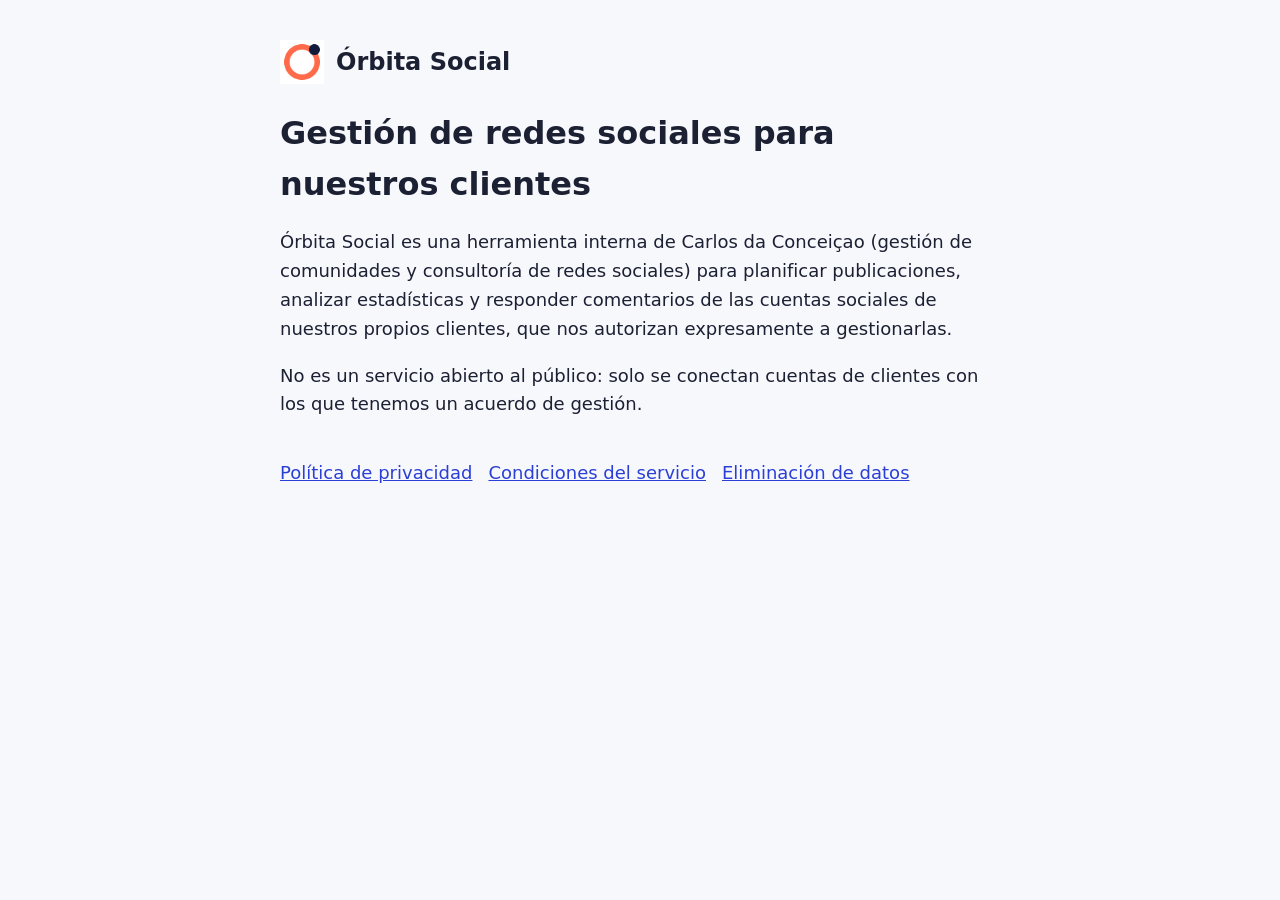
<file: index.html>
<!doctype html>
<html lang="es">
<head><meta charset="utf-8"><meta name="viewport" content="width=device-width, initial-scale=1"><title>Órbita Social</title><link rel="icon" href="logo.png"><link rel="stylesheet" href="style.css"></head>
<body><main>
<header><img src="logo.png" alt=""><a href="./">Órbita Social</a></header>
<h1>Gestión de redes sociales para nuestros clientes</h1>
<p>Órbita Social es una herramienta interna de Carlos da Conceiçao (gestión de comunidades y consultoría de redes sociales) para planificar publicaciones, analizar estadísticas y responder comentarios de las cuentas sociales de nuestros propios clientes, que nos autorizan expresamente a gestionarlas.</p>
<p>No es un servicio abierto al público: solo se conectan cuentas de clientes con los que tenemos un acuerdo de gestión.</p>
<nav><a href="privacy.html">Política de privacidad</a><a href="terms.html">Condiciones del servicio</a><a href="data-deletion.html">Eliminación de datos</a></nav>
</main></body></html>
</file>
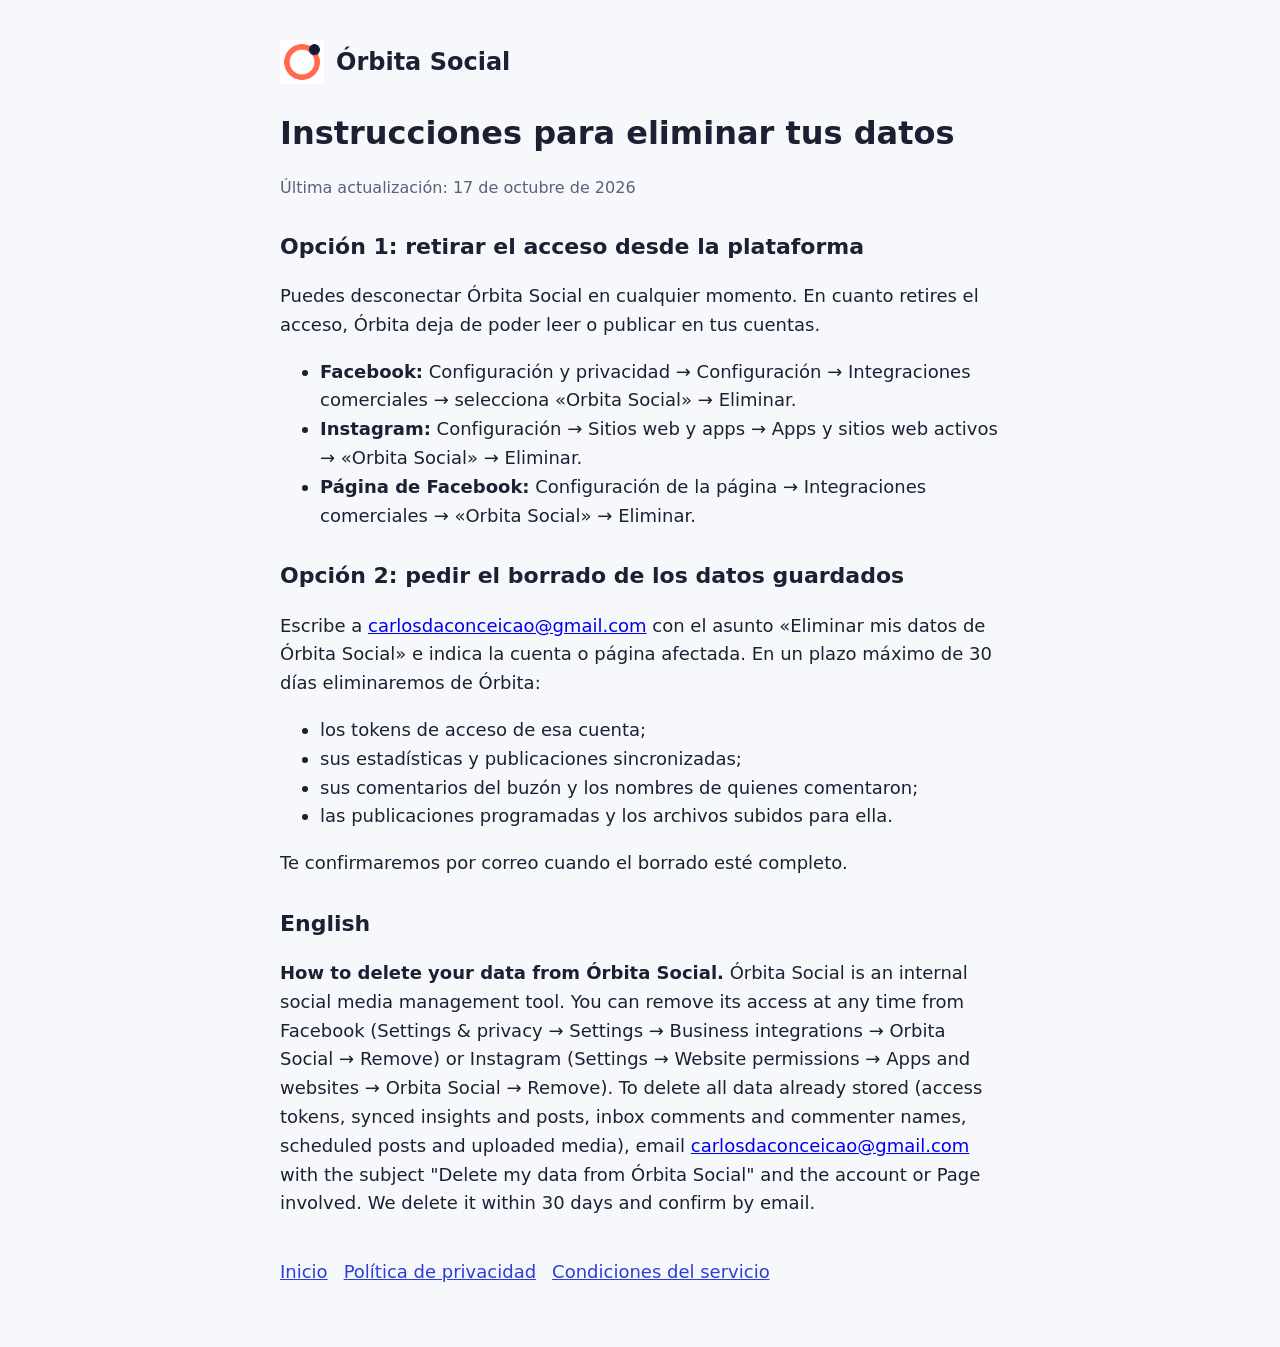
<file: data-deletion.html>
<!doctype html>
<html lang="es">
<head><meta charset="utf-8"><meta name="viewport" content="width=device-width, initial-scale=1"><title>Eliminación de datos · Órbita Social</title><link rel="icon" href="logo.png"><link rel="stylesheet" href="style.css"></head>
<body><main>
<header><img src="logo.png" alt=""><a href="./">Órbita Social</a></header>
<h1>Instrucciones para eliminar tus datos</h1>
<p class="muted">Última actualización: 17 de octubre de 2026</p>

<h2>Opción 1: retirar el acceso desde la plataforma</h2>
<p>Puedes desconectar Órbita Social en cualquier momento. En cuanto retires el acceso, Órbita deja de poder leer o publicar en tus cuentas.</p>
<ul>
  <li><strong>Facebook:</strong> Configuración y privacidad → Configuración → Integraciones comerciales → selecciona «Orbita Social» → Eliminar.</li>
  <li><strong>Instagram:</strong> Configuración → Sitios web y apps → Apps y sitios web activos → «Orbita Social» → Eliminar.</li>
  <li><strong>Página de Facebook:</strong> Configuración de la página → Integraciones comerciales → «Orbita Social» → Eliminar.</li>
</ul>

<h2>Opción 2: pedir el borrado de los datos guardados</h2>
<p>Escribe a <a href="mailto:carlosdaconceicao@gmail.com?subject=Eliminar%20mis%20datos%20de%20%C3%93rbita%20Social">carlosdaconceicao@gmail.com</a> con el asunto «Eliminar mis datos de Órbita Social» e indica la cuenta o página afectada. En un plazo máximo de 30 días eliminaremos de Órbita:</p>
<ul>
  <li>los tokens de acceso de esa cuenta;</li>
  <li>sus estadísticas y publicaciones sincronizadas;</li>
  <li>sus comentarios del buzón y los nombres de quienes comentaron;</li>
  <li>las publicaciones programadas y los archivos subidos para ella.</li>
</ul>
<p>Te confirmaremos por correo cuando el borrado esté completo.</p>

<h2>English</h2>
<p><strong>How to delete your data from Órbita Social.</strong> Órbita Social is an internal social media management tool. You can remove its access at any time from Facebook (Settings &amp; privacy → Settings → Business integrations → Orbita Social → Remove) or Instagram (Settings → Website permissions → Apps and websites → Orbita Social → Remove). To delete all data already stored (access tokens, synced insights and posts, inbox comments and commenter names, scheduled posts and uploaded media), email <a href="mailto:carlosdaconceicao@gmail.com">carlosdaconceicao@gmail.com</a> with the subject "Delete my data from Órbita Social" and the account or Page involved. We delete it within 30 days and confirm by email.</p>

<nav><a href="./">Inicio</a><a href="privacy.html">Política de privacidad</a><a href="terms.html">Condiciones del servicio</a></nav>
</main></body></html>
</file>
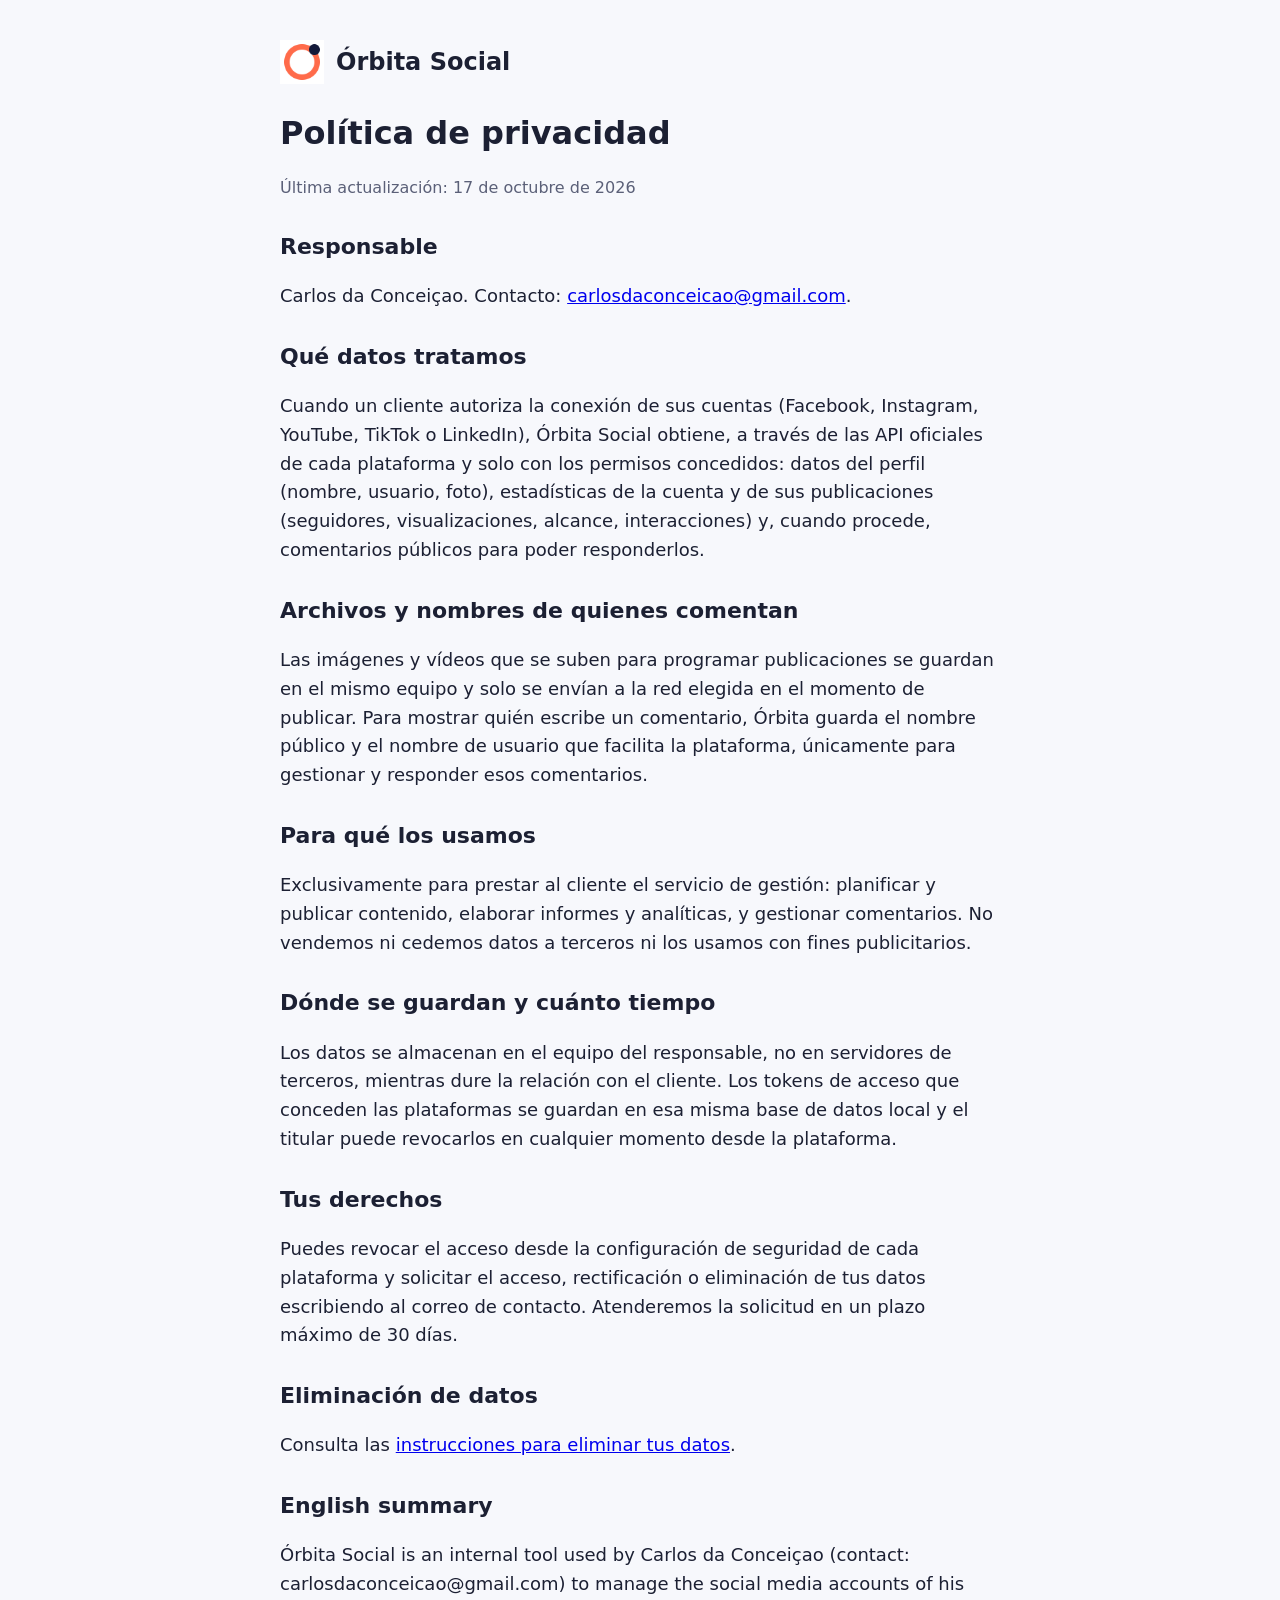
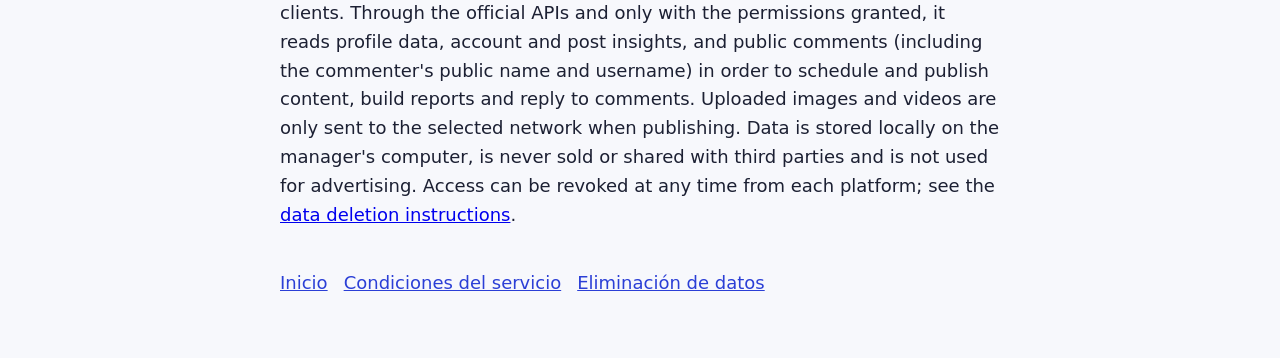
<file: privacy.html>
<!doctype html>
<html lang="es">
<head><meta charset="utf-8"><meta name="viewport" content="width=device-width, initial-scale=1"><title>Política de privacidad · Órbita Social</title><link rel="icon" href="logo.png"><link rel="stylesheet" href="style.css"></head>
<body><main>
<header><img src="logo.png" alt=""><a href="./">Órbita Social</a></header>
<h1>Política de privacidad</h1>
<p class="muted">Última actualización: 17 de octubre de 2026</p>
<h2>Responsable</h2>
<p>Carlos da Conceiçao. Contacto: <a href="mailto:carlosdaconceicao@gmail.com">carlosdaconceicao@gmail.com</a>.</p>
<h2>Qué datos tratamos</h2>
<p>Cuando un cliente autoriza la conexión de sus cuentas (Facebook, Instagram, YouTube, TikTok o LinkedIn), Órbita Social obtiene, a través de las API oficiales de cada plataforma y solo con los permisos concedidos: datos del perfil (nombre, usuario, foto), estadísticas de la cuenta y de sus publicaciones (seguidores, visualizaciones, alcance, interacciones) y, cuando procede, comentarios públicos para poder responderlos.</p>
<h2>Archivos y nombres de quienes comentan</h2>
<p>Las imágenes y vídeos que se suben para programar publicaciones se guardan en el mismo equipo y solo se envían a la red elegida en el momento de publicar. Para mostrar quién escribe un comentario, Órbita guarda el nombre público y el nombre de usuario que facilita la plataforma, únicamente para gestionar y responder esos comentarios.</p>
<h2>Para qué los usamos</h2>
<p>Exclusivamente para prestar al cliente el servicio de gestión: planificar y publicar contenido, elaborar informes y analíticas, y gestionar comentarios. No vendemos ni cedemos datos a terceros ni los usamos con fines publicitarios.</p>
<h2>Dónde se guardan y cuánto tiempo</h2>
<p>Los datos se almacenan en el equipo del responsable, no en servidores de terceros, mientras dure la relación con el cliente. Los tokens de acceso que conceden las plataformas se guardan en esa misma base de datos local y el titular puede revocarlos en cualquier momento desde la plataforma.</p>
<h2>Tus derechos</h2>
<p>Puedes revocar el acceso desde la configuración de seguridad de cada plataforma y solicitar el acceso, rectificación o eliminación de tus datos escribiendo al correo de contacto. Atenderemos la solicitud en un plazo máximo de 30 días.</p>
<h2>Eliminación de datos</h2>
<p>Consulta las <a href="data-deletion.html">instrucciones para eliminar tus datos</a>.</p>
<h2>English summary</h2>
<p>Órbita Social is an internal tool used by Carlos da Conceiçao (contact: carlosdaconceicao@gmail.com) to manage the social media accounts of his clients. Through the official APIs and only with the permissions granted, it reads profile data, account and post insights, and public comments (including the commenter's public name and username) in order to schedule and publish content, build reports and reply to comments. Uploaded images and videos are only sent to the selected network when publishing. Data is stored locally on the manager's computer, is never sold or shared with third parties and is not used for advertising. Access can be revoked at any time from each platform; see the <a href="data-deletion.html">data deletion instructions</a>.</p>
<nav><a href="./">Inicio</a><a href="terms.html">Condiciones del servicio</a><a href="data-deletion.html">Eliminación de datos</a></nav>
</main></body></html>
</file>
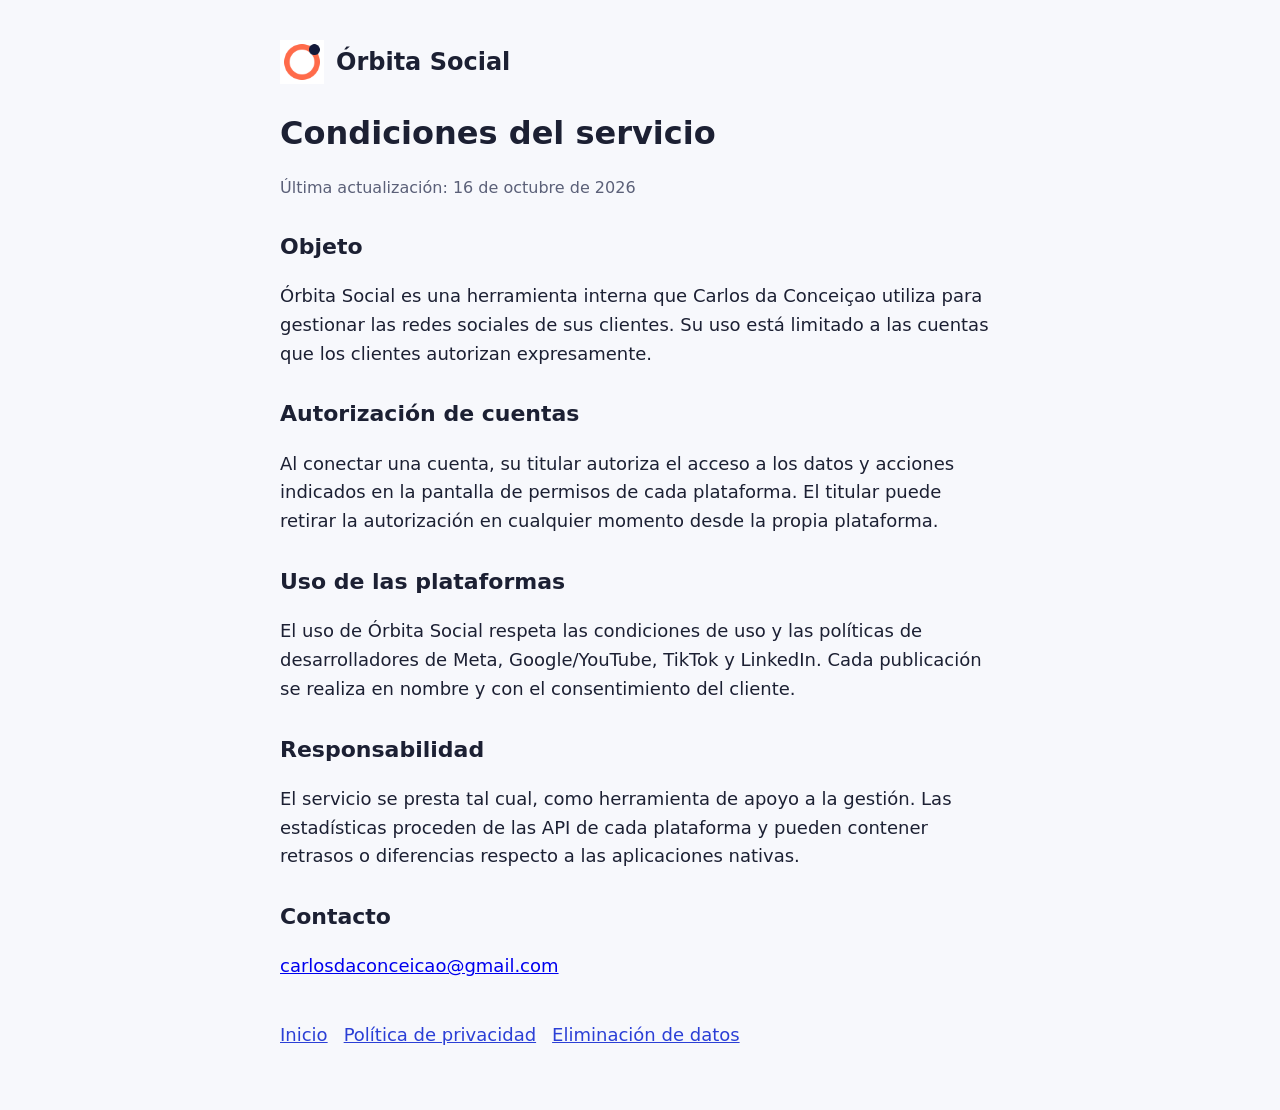
<file: terms.html>
<!doctype html>
<html lang="es">
<head><meta charset="utf-8"><meta name="viewport" content="width=device-width, initial-scale=1"><title>Condiciones del servicio · Órbita Social</title><link rel="icon" href="logo.png"><link rel="stylesheet" href="style.css"></head>
<body><main>
<header><img src="logo.png" alt=""><a href="./">Órbita Social</a></header>
<h1>Condiciones del servicio</h1>
<p class="muted">Última actualización: 16 de octubre de 2026</p>
<h2>Objeto</h2>
<p>Órbita Social es una herramienta interna que Carlos da Conceiçao utiliza para gestionar las redes sociales de sus clientes. Su uso está limitado a las cuentas que los clientes autorizan expresamente.</p>
<h2>Autorización de cuentas</h2>
<p>Al conectar una cuenta, su titular autoriza el acceso a los datos y acciones indicados en la pantalla de permisos de cada plataforma. El titular puede retirar la autorización en cualquier momento desde la propia plataforma.</p>
<h2>Uso de las plataformas</h2>
<p>El uso de Órbita Social respeta las condiciones de uso y las políticas de desarrolladores de Meta, Google/YouTube, TikTok y LinkedIn. Cada publicación se realiza en nombre y con el consentimiento del cliente.</p>
<h2>Responsabilidad</h2>
<p>El servicio se presta tal cual, como herramienta de apoyo a la gestión. Las estadísticas proceden de las API de cada plataforma y pueden contener retrasos o diferencias respecto a las aplicaciones nativas.</p>
<h2>Contacto</h2>
<p><a href="mailto:carlosdaconceicao@gmail.com">carlosdaconceicao@gmail.com</a></p>
<nav><a href="./">Inicio</a><a href="privacy.html">Política de privacidad</a><a href="data-deletion.html">Eliminación de datos</a></nav>
</main></body></html>
</file>
<file: style.css>
:root { --text: #1c2033; --muted: #5b6078; --accent: #ff6b4a; --bg: #f7f8fc; }
* { box-sizing: border-box; }
body { margin: 0; font-family: system-ui, -apple-system, 'Segoe UI', Roboto, sans-serif; color: var(--text); background: var(--bg); font-size: 18px; line-height: 1.6; }
main { max-width: 760px; margin: 0 auto; padding: 40px 20px 60px; }
header { display: flex; align-items: center; gap: 12px; margin-bottom: 24px; }
header img { width: 44px; height: 44px; }
header a { font-weight: 700; font-size: 24px; color: var(--text); text-decoration: none; }
h1 { font-size: 32px; margin: 0 0 8px; }
h2 { font-size: 22px; margin: 28px 0 8px; }
p, li { color: var(--text); }
.muted { color: var(--muted); font-size: 16px; }
nav { margin-top: 40px; display: flex; gap: 16px; flex-wrap: wrap; }
nav a { color: #2b3fd6; }
</file>
